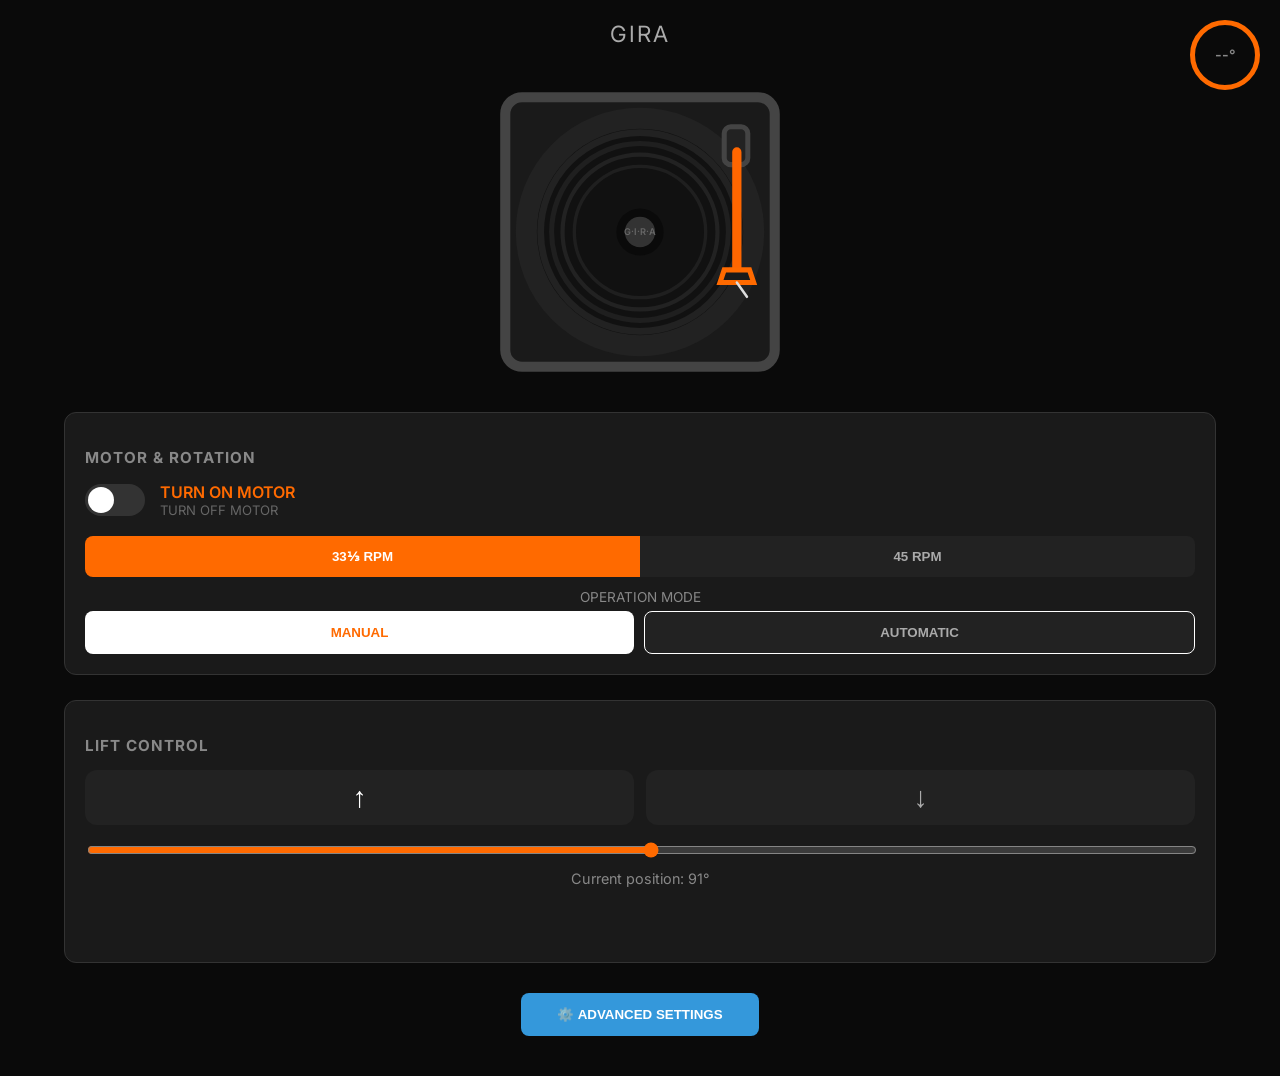
<file: data/index.html>
<!DOCTYPE html>
<html lang="en">
<head>
  <meta charset="UTF-8">
  <meta name="viewport" content="width=device-width, initial-scale=1.0">
  <title>TOCA-DISCOS - SVG</title>
  <link rel="manifest" href="manifest.json">
  <link rel="stylesheet" href="style2.css">
  <script src="i18n.js"></script>
</head>
<body>

  <div class="container">
    <div class="header">GIRA</div>
    <div class="toneArmAngleDisplay"><span id="tonearmAngleSpan">--</span>°</div>
    <svg class="turntable-svg" viewBox="0 0 380 380" xmlns="http://www.w3.org/2000/svg" id="turntableSVG">

      <!-- Base -->
      <rect x="30" y="30" width="320" height="320" rx="20" fill="#1a1a1a" stroke="#444" stroke-width="12"/>

      <!-- Prato fixo -->
      <circle cx="190" cy="190" r="135" fill="#111" stroke="#222" stroke-width="25"/>

      <!-- Disco giratório -->
      <g id="discGroup">
        <!-- Ranhuras do vinil -->
        <circle cx="190" cy="190" r="118" fill="none" stroke="#222" stroke-width="8"/>
        <circle cx="190" cy="190" r="105" fill="none" stroke="#1f1f1f" stroke-width="6"/>
        <circle cx="190" cy="190" r="92"  fill="none" stroke="#222" stroke-width="5"/>
        <circle cx="190" cy="190" r="78"  fill="none" stroke="#1f1f1f" stroke-width="4"/>

        <!-- Centro do disco -->
        <circle cx="190" cy="190" r="28" fill="#0a0a0a"/>
        <circle cx="190" cy="190" r="18" fill="#333"/>
        <text x="190" y="194" font-size="11" fill="#666" text-anchor="middle" font-weight="600">G·I·R·A</text>
      </g>

      <!-- Braço (Tonearm) -->
      <g id="tonearmGroup" style="transform-origin: 305px 95px;">
        <!-- Suporte do braço -->
        <rect x="290" y="65" width="28" height="45" rx="8" fill="#222" stroke="#444" stroke-width="6"/>

        <!-- Braço principal -->
        <line x1="305" y1="95" x2="305" y2="240" stroke="#ff6600" stroke-width="11" stroke-linecap="round"/>

        <!-- Cabeça do cartucho -->
        <polygon points="290,235 320,235 325,250 285,250" fill="#1a1a1a" stroke="#ff6a00" stroke-width="6"/>

        <!-- Agulha -->
        <line x1="305" y1="250" x2="317" y2="267" stroke="#ddd" stroke-width="3" stroke-linecap="round"/>
      </g>

    </svg>

    <!-- Controles -->
    <div style="display: grid; grid-template-rows: 1fr 1fr; gap: 25px;">

      <!-- Painel Motor & Rotação -->
      <div style="background:#1a1a1a; border:1px solid #333; border-radius:12px; padding:20px;">
        <h3 style="margin-bottom:15px; color:#888; font-size:0.95rem; letter-spacing:1px;" data-i18n="motor.section">MOTOR &amp; ROTATION</h3>

        <div style="display:flex; align-items:center; gap:15px; margin-bottom:18px;">
          <div id="motorToggle" style="width:60px; height:32px; background:#333; border-radius:50px; position:relative; cursor:pointer;">
            <div id="toggleKnob" style="position:absolute; top:3px; left:3px; width:26px; height:26px; background:white; border-radius:50%; transition:0.3s;"></div>
          </div>
          <div>
            <div id="motorText" style="font-weight:600; color:#ff6a00;" data-i18n="motor.turn_on">TURN ON MOTOR</div>
            <div style="font-size:0.82rem; color:#666;" data-i18n="motor.turn_off_hint">TURN OFF MOTOR</div>
          </div>
        </div>

        <div style="display:flex; gap:0px;">
          <button id="rpm33" class="rpm-btn active" style="border-top-right-radius: 0px;border-bottom-right-radius: 0px;">33⅓ RPM</button>
          <button id="rpm45" class="rpm-btn" style="border-top-left-radius: 0px;border-bottom-left-radius: 0px;">45 RPM</button>
        </div>

        <!-- Modo Manual / Automático -->
        <div class="mode-container">
          <div class="mode-label" data-i18n="mode.label">OPERATION MODE</div>
          <div style="display:flex; gap:10px;">
            <button id="modeManual" class="mode-btn active" data-i18n="mode.manual">MANUAL</button>
            <button id="modeAuto" class="mode-btn" data-i18n="mode.auto">AUTOMATIC</button>
          </div>
        </div>
      </div>

      <!-- Controle do Lift -->
      <div style="background:#1a1a1a; border:1px solid #333; border-radius:12px; padding:20px;">
        <h3 style="margin-bottom:15px; color:#888; font-size:0.95rem; letter-spacing:1px;" data-i18n="lift.section">LIFT CONTROL</h3>

        <div style="display:flex; gap:12px; margin-bottom:15px;">
          <button id="liftUp"   style="flex:1; height:55px; font-size:1.8rem; border:none; border-radius:12px; background:#222; color:white;">↑</button>
          <button id="liftDown" style="flex:1; height:55px; font-size:1.8rem; border:none; border-radius:12px; background:#222; color:#aaa;">↓</button>
        </div>

        <div>
          <input type="range" id="liftSlider" min="30" max="150" value="91" style="width:100%; accent-color:#ff6a00;">
          <div style="text-align:center; margin-top:8px; font-size:0.9rem; color:#888;">
            <span data-i18n="lift.position">Current position:</span> <span id="liftValue">91°</span>
          </div>
        </div>
      </div>
    </div>

    <div style="text-align:center; margin-top:30px;">
      <button id="advancedBtn" style="background:#3498db; color:white; border:none; padding:14px 36px; border-radius:8px; font-weight:600; cursor:pointer;" data-i18n="btn.advanced">
        ⚙️ ADVANCED SETTINGS
      </button>
    </div>
  </div>

  <script src="script2.js"></script>
</body>
</html>
</file>
<file: data/style2.css>
@import url('https://fonts.googleapis.com/css2?family=Inter:wght@400;500;600;700&display=swap');

    body {
      background: #0a0a0a;
      color: white;
      font-family: 'Inter', system-ui, sans-serif;
      /*height: 100vh;*/
      display: flex;
      flex-direction: column;
      align-items: center;
      justify-content: center;
      margin: 0;
    }

    h1 {
      font-size: 2.8rem;
      font-weight: 700;
      letter-spacing: 4px;
      margin-bottom: 20px;
    }

    .container {
      /*background: #111;
      border: 1px solid #333;
      border-radius: 16px;*/
      padding: 20px 20px 40px;
      width: 90vw;
      /*box-shadow: 0 20px 50px rgba(0,0,0,0.7);*/
    }

    .header {
      text-align: center;
      margin-bottom: 25px;
      font-size: 1.4rem;
      letter-spacing: 2px;
      color: #aaa;
    }

    .turntable-svg {
      width: 320px;
      height: 320px;
      margin: 0 auto 20px;
      display: block;
    }

    @keyframes spin {
      from { transform: rotate(0deg); }
      to   { transform: rotate(360deg); }
    }

    #discGroup {
      transform-origin: 190px 190px;
      transition: animation-duration 0.4s ease;
    }

    #discGroup.spinning {
      animation: spin linear infinite;
    }

    .rpm-btn, .mode-btn {
      flex: 1;
      padding: 13px 16px;
      border: none;
      border-radius: 8px;
      font-weight: 600;
      cursor: pointer;
      transition: all 0.2s;
    }

    .mode-btn.active {
      color: #ff6a00;
      background-color: white;
    }

    .mode-btn:not(.active) {
      background: #222;
      color: #aaa;
      border: 1px solid white;
    }

    .rpm-btn.active{
      background: #ff6a00;
      color: white;
    }

    .rpm-btn:not(.active) {
      background: #222;
      color: #aaa;
    }

    .mode-container {
      margin-top: 12px;
    }

    .mode-label {
      font-size: 0.85rem;
      color: #888;
      margin-bottom: 6px;
      text-align: center;
    }

    .toneArmAngleDisplay
    {
      font-size: 0.9rem;
      color: #888;
      margin-bottom: 12px;
      text-align: center;
      border: 5px solid #ff6a00;
      width: 60px;
      height: 60px;
      border-radius: 50%;
      text-align: center;
      line-height: 60px;
      font-weight: 600;
      position: absolute;
      animation: pulse 2s infinite;
      top: 20px;
      right: 20px;
    }

    @keyframes pulse {
      0% { box-shadow: 0 0 0 0 rgba(255, 106, 0, 0.7); }
      70% { box-shadow: 0 0 0 10px rgba(255, 106, 0, 0); }
      100% { box-shadow: 0 0 0 0 rgba(255, 106, 0, 0); }
    }
</file>
